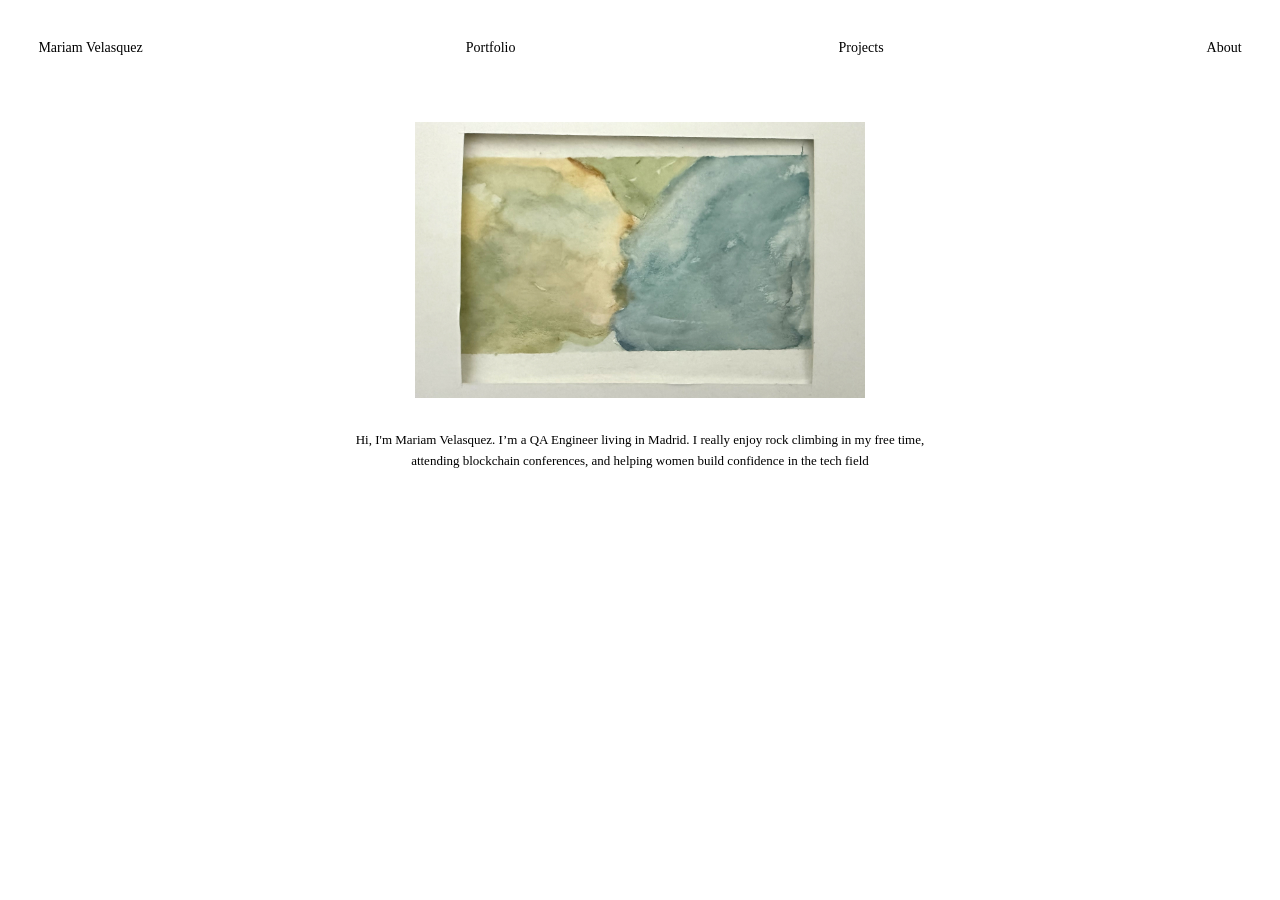
<file: about.html>
<!DOCTYPE html>
<html lang="en">

<head>
    <meta charset="UTF-8">
    <meta name="viewport" content="width=device-width, initial-scale=1.0">
    <title>Mariam Velasquez - About</title>
    <meta name="description" content="About Mariam Velasquez — QA Engineer based in Madrid.">
    <link rel="stylesheet" href="style.css">
</head>

<body>
    <header class="header">
        <div class="header-left"><a href="index.html">Mariam Velasquez</a></div>
        <nav class="header-nav">
            <a href="portfolio.html">Portfolio</a>
            <a href="projects.html">Projects</a>
            <a href="about.html">About</a>
        </nav>

        <!-- Mobile hamburger (CSS-only) -->
        <input type="checkbox" id="menu-toggle" class="menu-toggle" aria-label="Toggle navigation menu">
        <label for="menu-toggle" class="hamburger-label" aria-label="Menu">
            <span class="hamburger-icon"></span>
        </label>

        <nav class="mobile-nav" aria-label="Mobile navigation">
            <ul>
                <li><a href="portfolio.html">Portfolio</a></li>
                <li><a href="projects.html">Projects</a></li>
                <li><a href="about.html">About</a></li>
            </ul>
        </nav>
    </header>

    <main class="about-content">
        <div class="about-image-container">
            <img src="pictures/Mariam_bright.jpg" alt="Portrait of Mariam Velasquez" class="about-image">
        </div>

        <div class="about-text">
            <p>Hi, I'm Mariam Velasquez. I’m a QA Engineer living in Madrid. I really enjoy rock climbing in my free
                time, attending blockchain conferences, and helping women build
                confidence in the tech field</p>
        </div>

    </main>
</body>

</html>
</file>
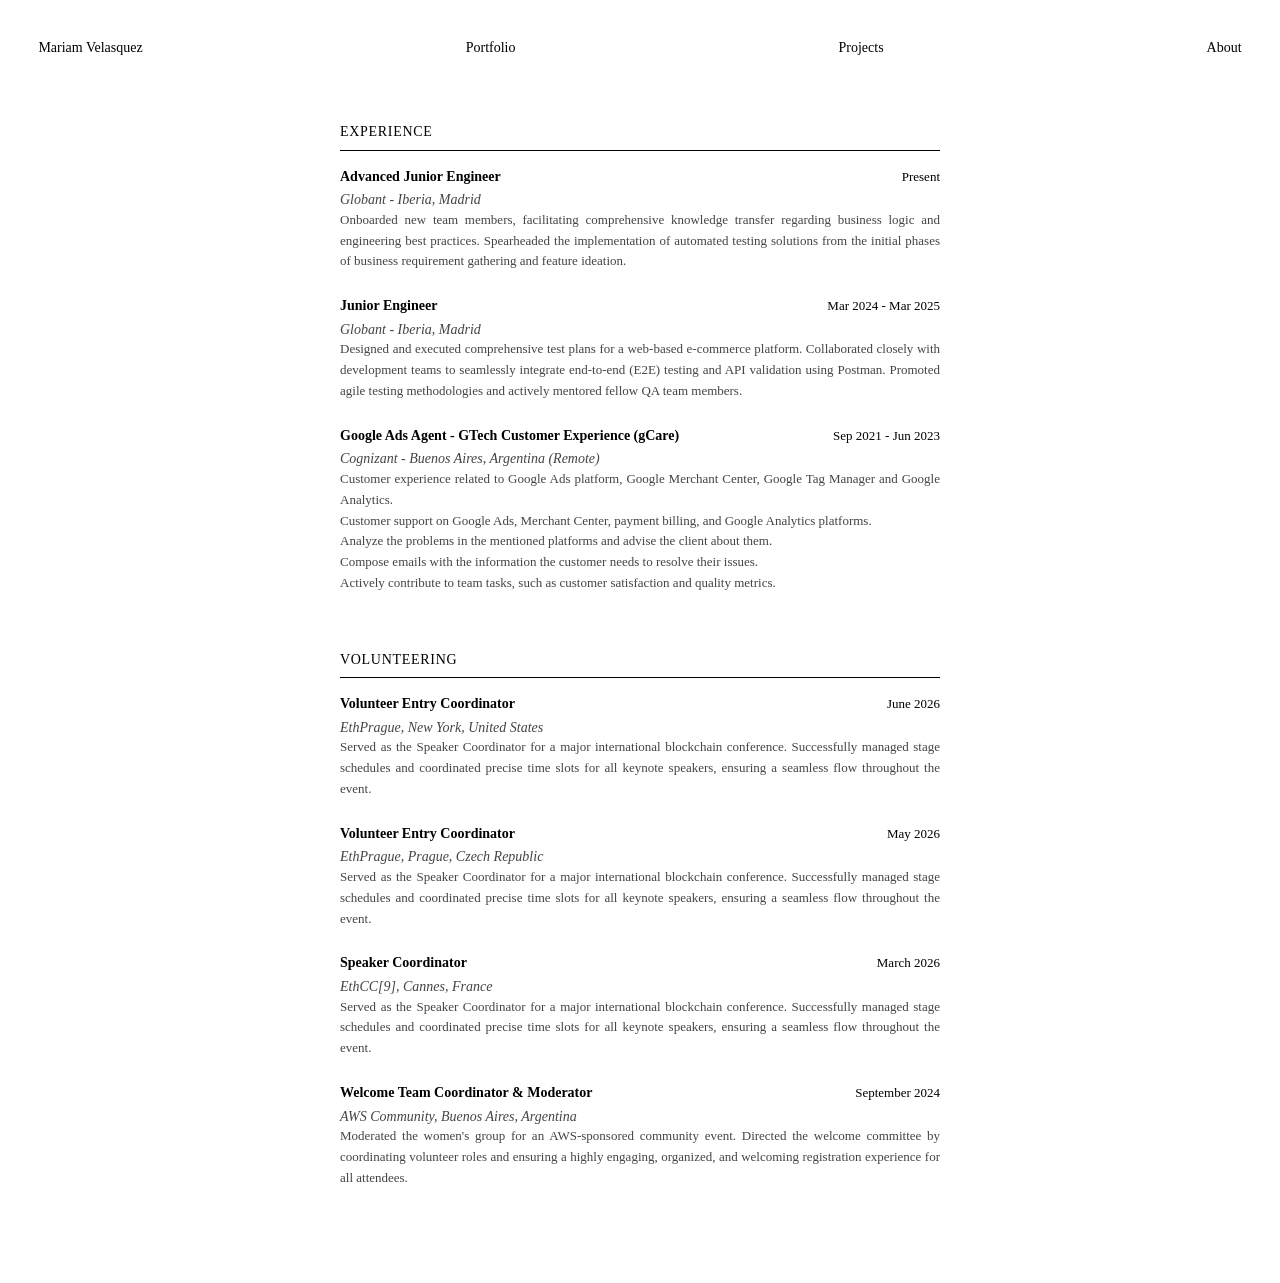
<file: portfolio.html>
<!DOCTYPE html>
<html lang="en">

<head>
    <meta charset="UTF-8">
    <meta name="viewport" content="width=device-width, initial-scale=1.0">
    <title>Mariam Velasquez - Portfolio Gallery</title>
    <meta name="description" content="Portfolio gallery of Mariam Velasquez.">
    <link rel="stylesheet" href="style.css">
</head>

<body>
    <header class="header">
        <div class="header-left"><a href="index.html">Mariam Velasquez</a></div>
        <nav class="header-nav">
            <a href="portfolio.html">Portfolio</a>
            <a href="projects.html">Projects</a>
            <a href="about.html">About</a>
        </nav>

        <!-- Mobile hamburger (CSS-only) -->
        <input type="checkbox" id="menu-toggle" class="menu-toggle" aria-label="Toggle navigation menu">
        <label for="menu-toggle" class="hamburger-label" aria-label="Menu">
            <span class="hamburger-icon"></span>
        </label>

        <nav class="mobile-nav" aria-label="Mobile navigation">
            <ul>
                <li><a href="portfolio.html">Portfolio</a></li>
                <li><a href="projects.html">Projects</a></li>
                <li><a href="about.html">About</a></li>
            </ul>
        </nav>
    </header>

    <main class="portfolio-content">
        <div class="resume-section">
            <h2>Experience</h2>

            <div class="resume-item-container">
                <div class="resume-item">
                    <span class="resume-role">Advanced Junior Engineer</span>
                    <span class="resume-date">Present</span>
                </div>
                <div class="resume-company">Globant - Iberia, Madrid</div>
                <p class="resume-description">Onboarded new team members, facilitating comprehensive knowledge transfer
                    regarding business logic and engineering best practices. Spearheaded the implementation of automated
                    testing solutions from the initial phases of business requirement gathering and feature ideation.
                </p>
            </div>

            <div class="resume-item-container">
                <div class="resume-item">
                    <span class="resume-role">Junior Engineer</span>
                    <span class="resume-date"> Mar 2024 - Mar 2025</span>
                </div>
                <div class="resume-company">Globant - Iberia, Madrid</div>
                <p class="resume-description">Designed and executed comprehensive test plans for a web-based e-commerce
                    platform. Collaborated closely with development teams to seamlessly integrate end-to-end (E2E)
                    testing and API validation using Postman. Promoted agile testing methodologies and actively mentored
                    fellow QA team members.</p>
            </div>

            <div class="resume-item-container">
                <div class="resume-item">
                    <span class="resume-role">Google Ads Agent - GTech Customer Experience (gCare)</span>
                    <span class="resume-date">Sep 2021 - Jun 2023</span>
                </div>
                <div class="resume-company">Cognizant - Buenos Aires, Argentina (Remote)</div>
                <p class="resume-description">
                    Customer experience related to Google Ads platform, Google Merchant Center, Google Tag Manager and
                    Google Analytics.<br>
                    Customer support on Google Ads, Merchant Center, payment billing, and Google Analytics
                    platforms.<br>
                    Analyze the problems in the mentioned platforms and advise the client about them.<br>
                    Compose emails with the information the customer needs to resolve their issues.<br>
                    Actively contribute to team tasks, such as customer satisfaction and quality metrics.
                </p>
            </div>
        </div>

        <div class="resume-section">
            <h2>Volunteering</h2>

            <div class="resume-item-container">
                <div class="resume-item">
                    <span class="resume-role">Volunteer Entry Coordinator</span>
                    <span class="resume-date">June 2026</span>
                </div>
                <div class="resume-company">EthPrague, New York, United States</div>
                <p class="resume-description">Served as the Speaker Coordinator for a major international blockchain
                    conference. Successfully managed stage schedules and coordinated precise time slots for all
                    keynote speakers, ensuring a seamless flow throughout the event.</p>
            </div>

            <div class="resume-item-container">
                <div class="resume-item">
                    <span class="resume-role">Volunteer Entry Coordinator</span>
                    <span class="resume-date">May 2026</span>
                </div>
                <div class="resume-company">EthPrague, Prague, Czech Republic</div>
                <p class="resume-description">Served as the Speaker Coordinator for a major international blockchain
                    conference. Successfully managed stage schedules and coordinated precise time slots for all
                    keynote speakers, ensuring a seamless flow throughout the event.</p>
            </div>

            <div class="resume-item-container">
                <div class="resume-item">
                    <span class="resume-role">Speaker Coordinator</span>
                    <span class="resume-date">March 2026</span>
                </div>
                <div class="resume-company">EthCC[9], Cannes, France</div>
                <p class="resume-description">Served as the Speaker Coordinator for a major international
                    blockchain conference. Successfully managed stage schedules and coordinated precise time slots for all
                    keynote speakers, ensuring a seamless flow throughout the event.</p>
            </div>

            <div class="resume-item-container">
                <div class="resume-item">
                    <span class="resume-role">Welcome Team Coordinator &amp; Moderator</span>
                    <span class="resume-date">September 2024</span>
                </div>
                <div class="resume-company">AWS Community, Buenos Aires, Argentina</div>
                <p class="resume-description">Moderated the women's group for an AWS-sponsored community event.
                    Directed the welcome committee by coordinating volunteer roles and ensuring a highly engaging,
                    organized, and welcoming registration experience for all attendees.</p>
            </div>
        </div>
    </main>
</body>

</html>
</file>
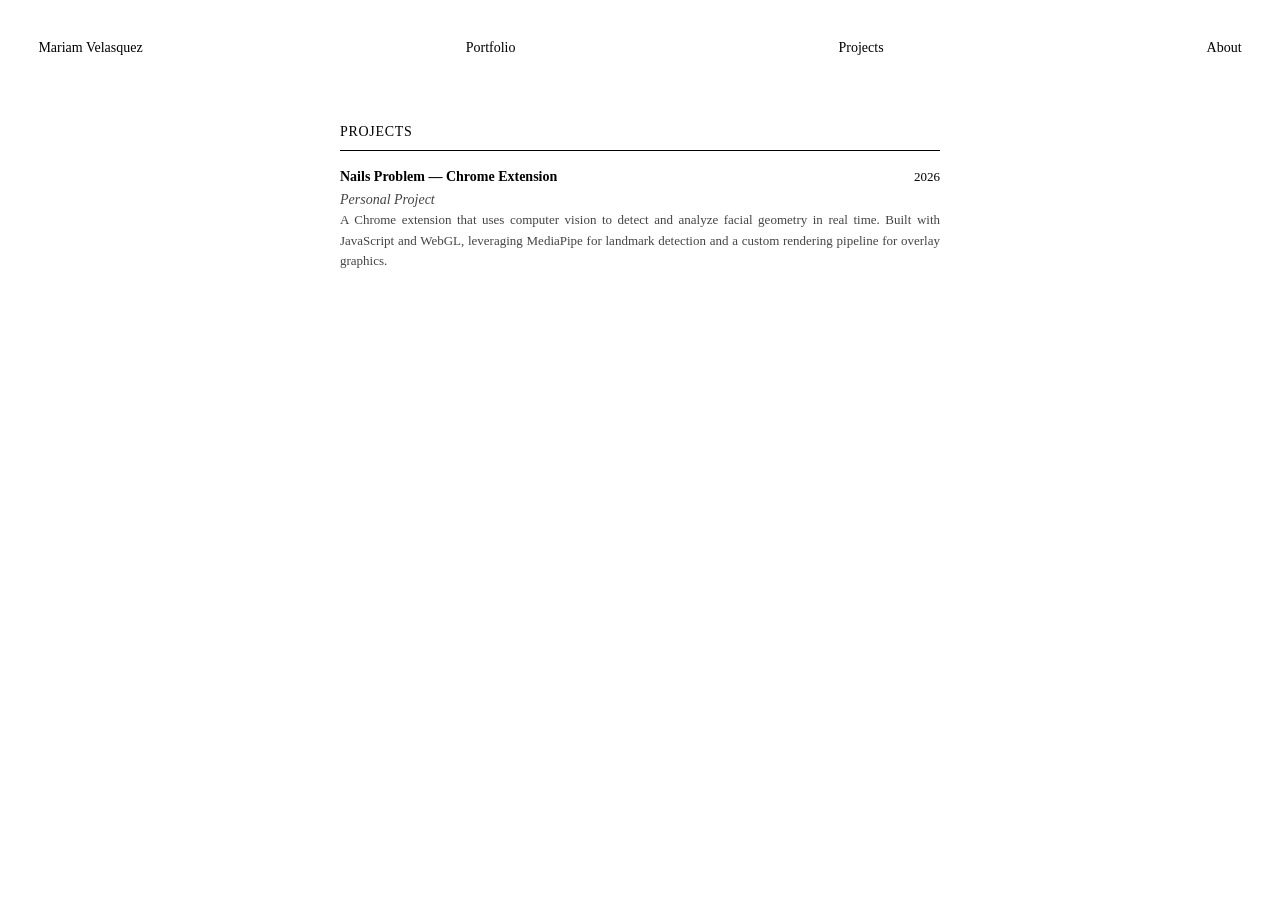
<file: projects.html>
<!DOCTYPE html>
<html lang="en">

<head>
    <meta charset="UTF-8">
    <meta name="viewport" content="width=device-width, initial-scale=1.0">
    <title>Mariam Velasquez - Projects</title>
    <meta name="description" content="Projects by Mariam Velasquez — QA Engineer, AI enthusiast, and restaurant curator based in Madrid, Spain.">
    <link rel="stylesheet" href="style.css">
</head>

<body>
    <header class="header">
        <div class="header-left"><a href="index.html">Mariam Velasquez</a></div>
        <nav class="header-nav">
            <a href="portfolio.html">Portfolio</a>
            <a href="projects.html">Projects</a>
            <a href="about.html">About</a>
        </nav>

        <!-- Mobile hamburger (CSS-only) -->
        <input type="checkbox" id="menu-toggle" class="menu-toggle" aria-label="Toggle navigation menu">
        <label for="menu-toggle" class="hamburger-label" aria-label="Menu">
            <span class="hamburger-icon"></span>
        </label>

        <nav class="mobile-nav" aria-label="Mobile navigation">
            <ul>
                <li><a href="portfolio.html">Portfolio</a></li>
                <li><a href="projects.html">Projects</a></li>
                <li><a href="about.html">About</a></li>
            </ul>
        </nav>
    </header>

    <main class="portfolio-content">
        <div class="resume-section">
            <h2>Projects</h2>

            <div class="resume-item-container">
                <div class="resume-item">
                    <span class="resume-role">Nails Problem — Chrome Extension</span>
                    <span class="resume-date">2026</span>
                </div>
                <div class="resume-company">Personal Project</div>
                <p class="resume-description">A Chrome extension that uses computer vision to detect and analyze
                    facial geometry in real time. Built with JavaScript and WebGL, leveraging MediaPipe for landmark
                    detection and a custom rendering pipeline for overlay graphics.</p>
            </div>

        </div>
    </main>
</body>

</html>
</file>
<file: style.css>
/* Swiss Minimalism */
:root {
    --bg-color: #ffffff;
    --text-color: #000000;
    --font-family-serif: "Times New Roman", Times, serif;
    --padding-screen: 3vw;
}

* {
    box-sizing: border-box;
    margin: 0;
    padding: 0;
}

body {
    background-color: var(--bg-color);
    color: var(--text-color);
    font-family: var(--font-family-serif);
    min-height: 100vh;
    display: flex;
    flex-direction: column;
    padding: var(--padding-screen);
    font-size: 14px;
    line-height: 1.4;
    -webkit-font-smoothing: antialiased;
    -moz-osx-font-smoothing: grayscale;
    -webkit-tap-highlight-color: transparent;
}

/* ========================================
   HEADER & NAVIGATION
   ======================================== */

.header {
    display: flex;
    justify-content: space-between;
    align-items: baseline;
    padding-bottom: 2rem;
    position: relative;
}

.header-left {
    font-weight: normal;
}

.header-nav {
    display: contents;
}

/* Desktop nav links */
.header a {
    text-decoration: none;
    color: inherit;
    transition: opacity 0.2s ease;
}

.header a:hover {
    opacity: 0.6;
}

/* ========================================
   HAMBURGER MENU (CSS-only, mobile only)
   ======================================== */

/* Hidden checkbox drives the toggle */
.menu-toggle {
    display: none;
}

/* Hamburger icon — hidden on desktop */
.hamburger-label {
    display: none;
    cursor: pointer;
    width: 44px;
    height: 44px;
    align-items: center;
    justify-content: center;
    position: absolute;
    right: 0;
    top: -6px;
    z-index: 1001;
}

.hamburger-icon {
    display: block;
    width: 22px;
    height: 2px;
    background-color: var(--text-color);
    position: relative;
    transition: background-color 0.3s ease;
}

.hamburger-icon::before,
.hamburger-icon::after {
    content: '';
    display: block;
    width: 22px;
    height: 2px;
    background-color: var(--text-color);
    position: absolute;
    transition: transform 0.3s ease, top 0.3s ease;
}

.hamburger-icon::before {
    top: -7px;
}

.hamburger-icon::after {
    top: 7px;
}

/* Animate hamburger → X when checked */
.menu-toggle:checked + .hamburger-label .hamburger-icon {
    background-color: transparent;
}

.menu-toggle:checked + .hamburger-label .hamburger-icon::before {
    top: 0;
    transform: rotate(45deg);
}

.menu-toggle:checked + .hamburger-label .hamburger-icon::after {
    top: 0;
    transform: rotate(-45deg);
}

/* Mobile nav overlay — hidden by default */
.mobile-nav {
    display: none;
}

/* ========================================
   CENTRAL IMAGE AREA
   ======================================== */

.main-content {
    flex-grow: 1;
    display: flex;
    justify-content: center;
    align-items: center;
    width: 100%;
}

.image-container {
    width: 100%;
    /* Safety padding around the image as requested */
    padding: 2rem 4rem;
    display: flex;
    justify-content: center;
}

.main-image {
    max-width: 100%;
    max-height: 70vh;
    /* Keeps image strictly within viewport mostly */
    width: auto;
    height: auto;
    display: block;
    object-fit: contain;
}

/* ========================================
   LINKS
   ======================================== */

a {
    text-decoration: none;
    color: inherit;
    transition: opacity 0.2s ease;
}

a:hover {
    opacity: 0.6;
}

/* ========================================
   ABOUT PAGE
   ======================================== */

.about-content {
    flex-grow: 1;
    display: flex;
    flex-direction: column;
    align-items: center;
    width: 100%;
    padding-top: 2rem;
}

.page-title {
    margin-bottom: 3rem;
    font-size: 14px;
}

.about-image-container {
    width: 100%;
    max-width: 450px;
    min-height: 200px;
    margin-bottom: 2rem;
    display: flex;
    justify-content: center;
}

.about-image {
    max-width: 100%;
    max-height: 45vh;
    width: auto;
    height: auto;
    display: block;
    object-fit: contain;
}

.about-text {
    text-align: center;
    max-width: 600px;
    font-size: 13px;
    line-height: 1.6;
}

.about-text p {
    margin-bottom: 1.5rem;
}

/* ========================================
   PORTFOLIO PAGE
   ======================================== */

.portfolio-content {
    flex-grow: 1;
    display: flex;
    flex-direction: column;
    align-items: center;
    width: 100%;
    padding-top: 2rem;
}

.portfolio-gallery {
    display: flex;
    flex-direction: column;
    align-items: center;
    width: 100%;
    gap: 4rem;
    /* Generous spacing between stacked images */
    margin-bottom: 4rem;
}

.portfolio-image-container {
    width: 100%;
    max-width: 750px;
    min-height: 300px;
    display: flex;
    justify-content: center;
}

.portfolio-image {
    width: 100%;
    height: auto;
    display: block;
    object-fit: contain;
}

/* ========================================
   FOOTER
   ======================================== */

.footer {
    display: flex;
    justify-content: space-between;
    align-items: flex-end;
    padding-top: 2rem;
    font-size: 13px;
    color: #444;
    /* Slightly muted for footer to improve hierarchy */
}

.footer-left {
    text-align: left;
    max-width: 50%;
}

.footer-right {
    text-align: right;
    max-width: 50%;
}

.footer a {
    color: #444;
    text-decoration: none;
    border-bottom: 1px solid transparent;
    transition: border-color 0.2s ease, opacity 0.2s ease;
}

.footer a:hover {
    border-bottom-color: #444;
    opacity: 1;
}

/* ========================================
   RESUME / EXPERIENCE SECTIONS
   ======================================== */

.resume-section {
    width: 100%;
    max-width: 600px;
    margin-bottom: 2rem;
}

.resume-section h2 {
    font-size: 14px;
    font-weight: normal;
    margin-bottom: 1rem;
    border-bottom: 1px solid #000;
    padding-bottom: 0.5rem;
    text-transform: uppercase;
    letter-spacing: 0.05em;
}

.resume-item-container {
    margin-bottom: 1.5rem;
}

.resume-item {
    display: flex;
    justify-content: space-between;
    align-items: baseline;
    margin-bottom: 0.25rem;
}

.resume-role {
    font-weight: bold;
}

.resume-company {
    font-style: italic;
    color: #444;
}

.resume-date {
    font-size: 13px;
    text-align: right;
    white-space: nowrap;
    margin-left: 1rem;
}

.resume-description {
    font-size: 13px;
    line-height: 1.6;
    color: #444;
    text-align: justify;
}

/* ========================================
   RESPONSIVE — TABLET (≤ 768px)
   ======================================== */

@media (max-width: 768px) {
    .image-container {
        padding: 1rem;
    }

    .footer {
        flex-direction: column;
        align-items: center;
        gap: 1rem;
        text-align: center;
    }

    .footer-left,
    .footer-right {
        text-align: center;
        max-width: 100%;
    }

    .header {
        font-size: 12px;
    }
}

/* ========================================
   RESPONSIVE — MOBILE (≤ 600px)
   ======================================== */

@media (max-width: 600px) {

    :root {
        --padding-screen: 5vw;
    }

    body {
        font-size: 15px;
    }

    /* --- Hide desktop nav, show hamburger --- */

    .header-nav {
        display: none;
    }

    .header-left {
        flex: none;
    }

    .header {
        font-size: 14px;
        padding-bottom: 1rem;
        flex-wrap: wrap;
    }

    .hamburger-label {
        display: flex;
    }

    /* --- Mobile nav overlay --- */

    .mobile-nav {
        display: block;
        flex-basis: 100%;
        max-height: 0;
        overflow: hidden;
        transition: max-height 0.35s ease, opacity 0.3s ease;
        opacity: 0;
        width: 100%;
        background-color: var(--bg-color);
        border-bottom: 1px solid #e0e0e0;
        order: 10;
    }

    .menu-toggle:checked ~ .mobile-nav {
        max-height: 200px;
        opacity: 1;
        margin-top: 0.5rem;
    }

    .mobile-nav ul {
        list-style: none;
        padding: 0.5rem 0;
    }

    .mobile-nav li {
        border-top: 1px solid #f0f0f0;
    }

    .mobile-nav li:first-child {
        border-top: none;
    }

    .mobile-nav a {
        display: flex;
        align-items: center;
        min-height: 48px;
        padding: 0 0.5rem;
        font-size: 15px;
        color: var(--text-color);
        text-decoration: none;
        transition: background-color 0.15s ease;
    }

    .mobile-nav a:hover {
        background-color: #f5f5f5;
        opacity: 1;
    }

    /* --- Image sizing --- */

    .image-container {
        padding: 0.5rem;
    }

    .main-image {
        max-height: 75vh;
    }

    .about-image {
        max-height: 50vh;
    }

    .about-image-container {
        min-height: 150px;
    }

    /* --- Page title --- */

    .page-title {
        margin-bottom: 2rem;
        font-size: 15px;
    }

    /* --- Resume items: stack role & date vertically --- */

    .resume-section {
        margin-bottom: 2.5rem;
    }

    .resume-item {
        flex-direction: column;
        align-items: flex-start;
        gap: 0.15rem;
    }

    .resume-date {
        text-align: left;
        margin-left: 0;
        font-size: 12px;
        color: #666;
    }

    .resume-item-container {
        margin-bottom: 2rem;
    }

    .resume-description {
        text-align: left;
        font-size: 13px;
    }

    .resume-section h2 {
        margin-bottom: 1.5rem;
    }

    /* --- Footer mobile --- */

    .footer {
        padding-top: 1.5rem;
        margin-top: 1rem;
        border-top: 1px solid #e0e0e0;
        font-size: 12px;
        gap: 0.75rem;
    }

    /* --- About text --- */

    .about-text {
        font-size: 14px;
        padding: 0 0.5rem;
    }

    /* --- Portfolio gallery --- */

    .portfolio-gallery {
        gap: 2.5rem;
        margin-bottom: 2.5rem;
    }

    .portfolio-image-container {
        min-height: 200px;
    }
}
</file>
